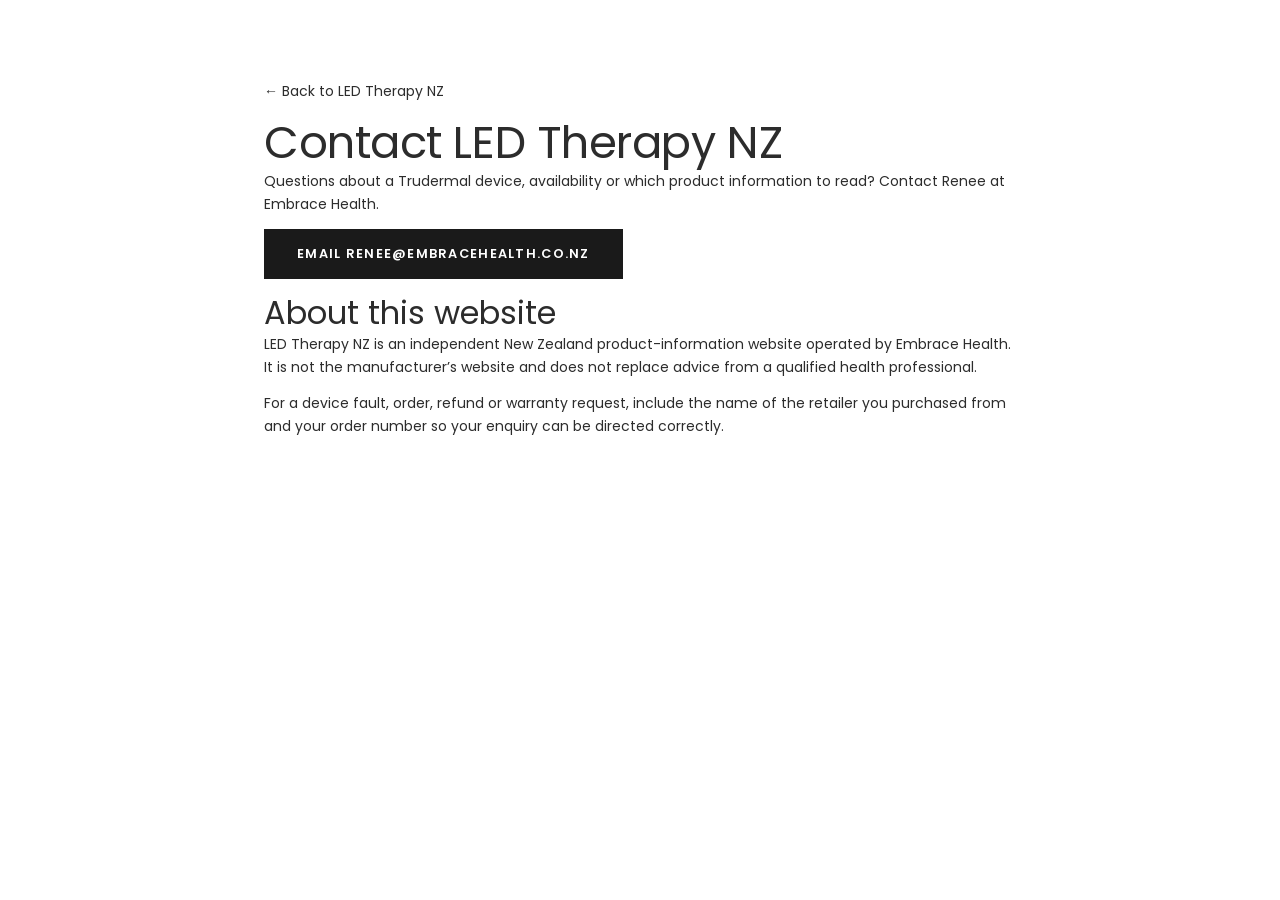
<file: contact.html>
<!doctype html><html lang="en-NZ"><head><meta charset="utf-8"><meta name="viewport" content="width=device-width, initial-scale=1"><title>Contact LED Therapy NZ | Trudermal Product Enquiries</title><meta name="description" content="Contact Renee at Embrace Health with questions about Trudermal devices and availability in New Zealand."><meta name="robots" content="index, follow"><link rel="canonical" href="https://ledtherapy.co.nz/contact.html"><link rel="stylesheet" href="css/styles-v3.css">  <meta property="og:type" content="website">
  <meta property="og:title" content="Contact LED Therapy NZ | Trudermal Product Enquiries">
  <meta property="og:description" content="Contact Renee at Embrace Health with questions about Trudermal devices and availability in New Zealand.">
  <meta property="og:url" content="https://ledtherapy.co.nz/contact.html">
  <meta name="twitter:card" content="summary_large_image">
</head><body><main class="container" style="max-width:800px;padding:80px 24px;min-height:70vh;"><p><a href="index.html">← Back to LED Therapy NZ</a></p><h1>Contact LED Therapy NZ</h1><p>Questions about a Trudermal device, availability or which product information to read? Contact Renee at Embrace Health.</p><p><a class="btn btn--primary" href="mailto:renee@embracehealth.co.nz?subject=LED%20Therapy%20NZ%20enquiry">Email renee@embracehealth.co.nz</a></p><h2>About this website</h2><p>LED Therapy NZ is an independent New Zealand product-information website operated by Embrace Health. It is not the manufacturer’s website and does not replace advice from a qualified health professional.</p><p>For a device fault, order, refund or warranty request, include the name of the retailer you purchased from and your order number so your enquiry can be directed correctly.</p></main></body></html>
</file>
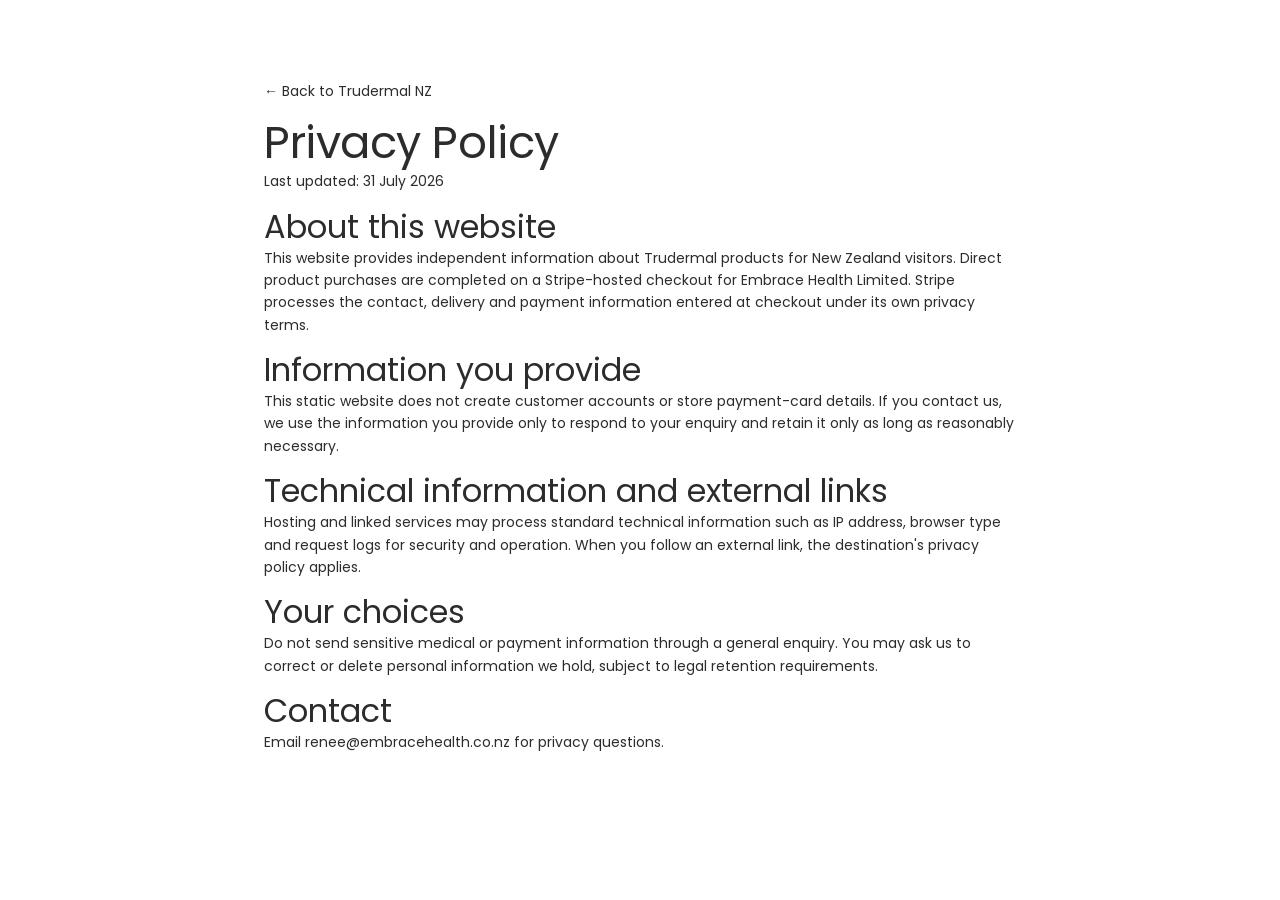
<file: privacy.html>
<!doctype html>
<html lang="en-NZ">
<head>
  <meta charset="utf-8">
  <meta name="viewport" content="width=device-width, initial-scale=1">
  <title>Privacy Policy | Trudermal NZ</title>
  <meta name="description" content="How Trudermal NZ handles information when you browse this independent product-information website or follow links to a retailer.">
  <meta name="robots" content="index, follow">
  <link rel="canonical" href="https://ledtherapy.co.nz/privacy.html">
  <link rel="stylesheet" href="css/styles-v3.css">
  <meta property="og:type" content="website">
  <meta property="og:title" content="Privacy Policy | Trudermal NZ">
  <meta property="og:description" content="How Trudermal NZ handles information when you browse this independent product-information website or follow links to a retailer.">
  <meta property="og:url" content="https://ledtherapy.co.nz/privacy.html">
  <meta name="twitter:card" content="summary_large_image">
</head>
<body>
  <main class="container" style="max-width:800px;padding:80px 24px;">
    <p><a href="index.html">← Back to Trudermal NZ</a></p>
    <h1>Privacy Policy</h1>
    <p>Last updated: 31 July 2026</p>
    <h2>About this website</h2>
    <p>This website provides independent information about Trudermal products for New Zealand visitors. Direct product purchases are completed on a Stripe-hosted checkout for Embrace Health Limited. Stripe processes the contact, delivery and payment information entered at checkout under its own privacy terms.</p>
    <h2>Information you provide</h2>
    <p>This static website does not create customer accounts or store payment-card details. If you contact us, we use the information you provide only to respond to your enquiry and retain it only as long as reasonably necessary.</p>
    <h2>Technical information and external links</h2>
    <p>Hosting and linked services may process standard technical information such as IP address, browser type and request logs for security and operation. When you follow an external link, the destination's privacy policy applies.</p>
    <h2>Your choices</h2>
    <p>Do not send sensitive medical or payment information through a general enquiry. You may ask us to correct or delete personal information we hold, subject to legal retention requirements.</p>
    <h2>Contact</h2>
    <p>Email <a href="mailto:renee@embracehealth.co.nz">renee@embracehealth.co.nz</a> for privacy questions.</p>
  </main>
</body>
</html>
</file>
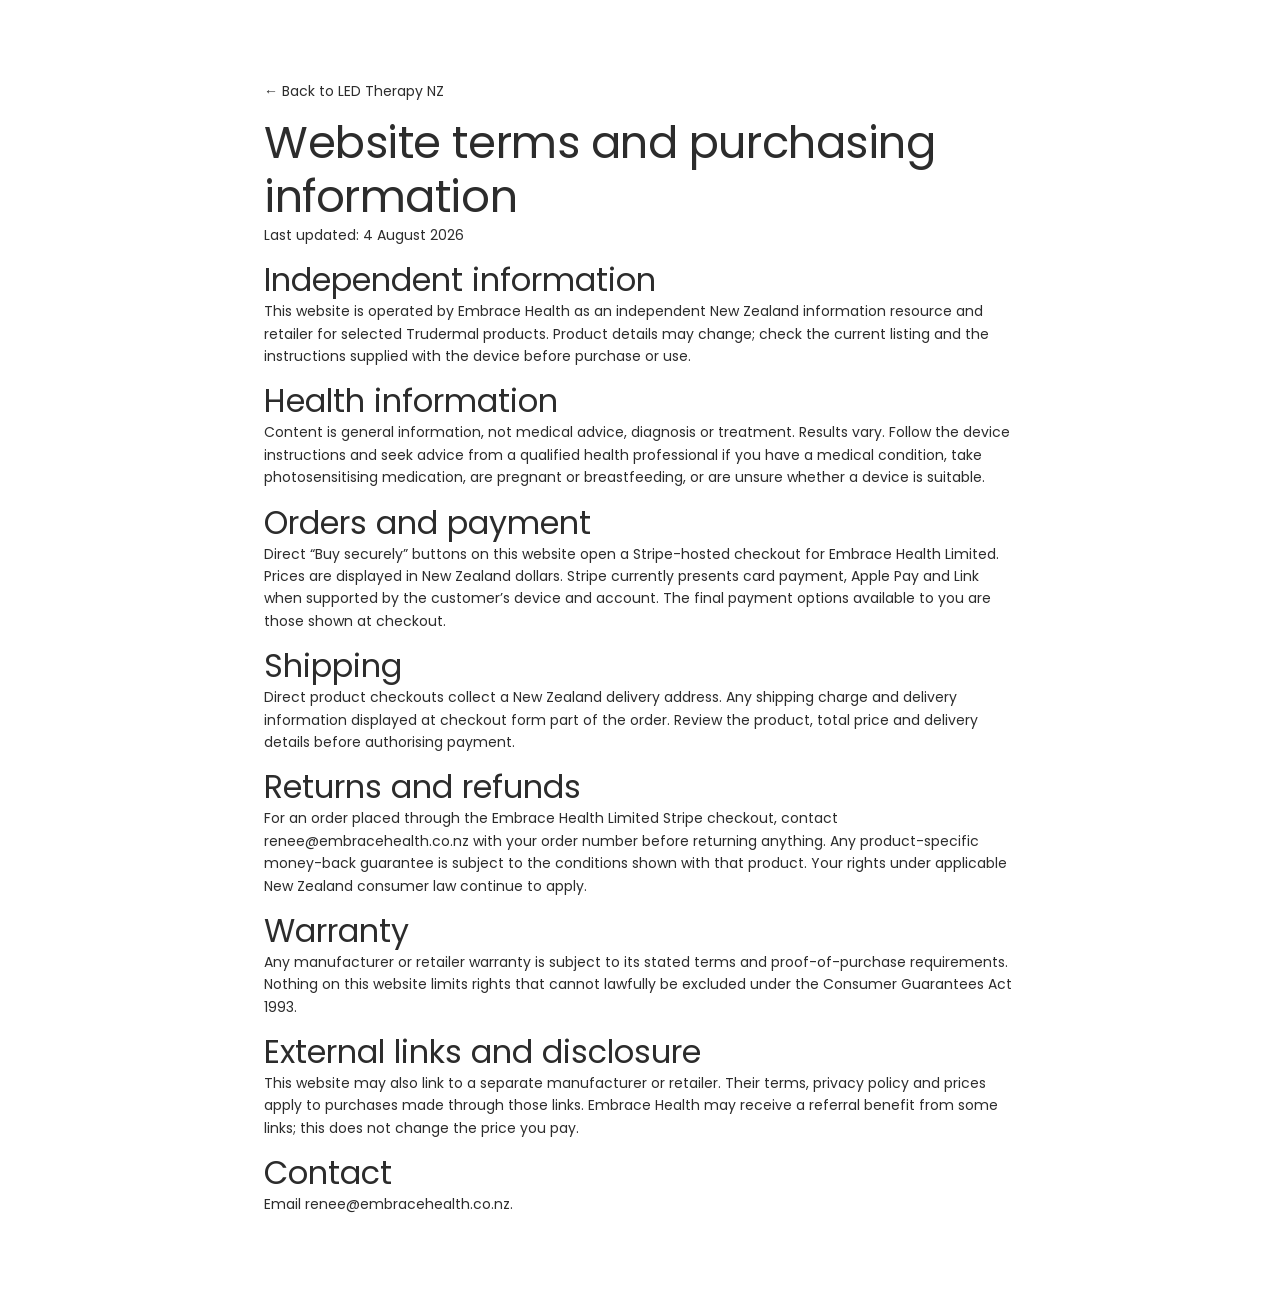
<file: terms.html>
<!doctype html>
<html lang="en-NZ">
<head>
  <meta charset="utf-8">
  <meta name="viewport" content="width=device-width, initial-scale=1">
  <title>Website Terms, Shipping and Returns | LED Therapy NZ</title>
  <meta name="description" content="Website terms and important information about purchases, payment, shipping, returns and warranties for LED Therapy NZ customers.">
  <meta name="robots" content="index, follow">
  <link rel="canonical" href="https://ledtherapy.co.nz/terms.html">
  <link rel="stylesheet" href="css/styles-v3.css">
  <meta property="og:type" content="website">
  <meta property="og:title" content="Website Terms, Shipping and Returns | LED Therapy NZ">
  <meta property="og:description" content="Website terms and important information about purchases, payment, shipping, returns and warranties for LED Therapy NZ customers.">
  <meta property="og:url" content="https://ledtherapy.co.nz/terms.html">
  <meta name="twitter:card" content="summary_large_image">
</head>
<body>
  <main class="container" style="max-width:800px;padding:80px 24px;">
    <p><a href="index.html">← Back to LED Therapy NZ</a></p>
    <h1>Website terms and purchasing information</h1>
    <p>Last updated: 4 August 2026</p>

    <h2>Independent information</h2>
    <p>This website is operated by Embrace Health as an independent New Zealand information resource and retailer for selected Trudermal products. Product details may change; check the current listing and the instructions supplied with the device before purchase or use.</p>

    <h2>Health information</h2>
    <p>Content is general information, not medical advice, diagnosis or treatment. Results vary. Follow the device instructions and seek advice from a qualified health professional if you have a medical condition, take photosensitising medication, are pregnant or breastfeeding, or are unsure whether a device is suitable.</p>

    <h2 id="payment">Orders and payment</h2>
    <p>Direct “Buy securely” buttons on this website open a Stripe-hosted checkout for Embrace Health Limited. Prices are displayed in New Zealand dollars. Stripe currently presents card payment, Apple Pay and Link when supported by the customer’s device and account. The final payment options available to you are those shown at checkout.</p>

    <h2 id="shipping">Shipping</h2>
    <p>Direct product checkouts collect a New Zealand delivery address. Any shipping charge and delivery information displayed at checkout form part of the order. Review the product, total price and delivery details before authorising payment.</p>

    <h2 id="returns">Returns and refunds</h2>
    <p>For an order placed through the Embrace Health Limited Stripe checkout, contact <a href="mailto:renee@embracehealth.co.nz">renee@embracehealth.co.nz</a> with your order number before returning anything. Any product-specific money-back guarantee is subject to the conditions shown with that product. Your rights under applicable New Zealand consumer law continue to apply.</p>

    <h2 id="warranty">Warranty</h2>
    <p>Any manufacturer or retailer warranty is subject to its stated terms and proof-of-purchase requirements. Nothing on this website limits rights that cannot lawfully be excluded under the Consumer Guarantees Act 1993.</p>

    <h2>External links and disclosure</h2>
    <p>This website may also link to a separate manufacturer or retailer. Their terms, privacy policy and prices apply to purchases made through those links. Embrace Health may receive a referral benefit from some links; this does not change the price you pay.</p>

    <h2>Contact</h2>
    <p>Email <a href="mailto:renee@embracehealth.co.nz">renee@embracehealth.co.nz</a>.</p>
  </main>
</body>
</html>
</file>
<file: css/styles-v3.css>
﻿/* ===== TRUDERMAL NZ — MATCHING TRUDERMALCO.COM STYLES ===== */

@import url('https://fonts.googleapis.com/css2?family=Poppins:ital,wght@0,300;0,400;0,500;0,600;0,700;1,300;1,400&display=swap');

*, *::before, *::after { box-sizing: border-box; margin: 0; padding: 0; }

:root {
  --bg:        #faf8f7;
  --bg-alt:    #f5f1ee;
  --bg-dark:   #2c2c2c;
  --text:      #2c2c2c;
  --text-mute: #626262;
  --text-light:#c5c1be;
  --border:    #e8e2dc;
  --white:     #ffffff;
  --black:     #1a1a1a;
  --gold:      #c9a96e;
  --gold-lt:   #e8d5b0;
  --radius:    0px;
  --radius-sm: 4px;
  --max:       1200px;
  --font:      'Poppins', sans-serif;
}

html { scroll-behavior: smooth; }

body {
  font-family: var(--font);
  background: var(--white);
  color: var(--text);
  font-size: 14px;
  line-height: 1.6;
  font-weight: 400;
  -webkit-font-smoothing: antialiased;
}

img { max-width: 100%; display: block; }
a { color: inherit; text-decoration: none; }
ul { list-style: none; }

/* ===== TYPOGRAPHY ===== */
h1 { font-size: clamp(1.8rem, 4vw, 2.8rem); font-weight: 400; line-height: 1.2; letter-spacing: -0.01em; }
h2 { font-size: clamp(1.4rem, 3vw, 2rem); font-weight: 400; line-height: 1.25; }
h3 { font-size: 1.1rem; font-weight: 500; }
h4 { font-size: 0.75rem; font-weight: 600; text-transform: uppercase; letter-spacing: 0.12em; color: var(--gold); }
p { margin-bottom: 1em; }
p:last-child { margin-bottom: 0; }

/* ===== LAYOUT ===== */
.container { max-width: var(--max); margin: 0 auto; padding: 0 24px; }
.section { padding: 80px 0; }
.section--alt { background: var(--bg-alt); }
.section--cream { background: var(--bg); }
.section--dark { background: var(--bg-dark); color: var(--white); }
.section--white { background: var(--white); }

.grid-2 { display: grid; grid-template-columns: 1fr 1fr; gap: 48px; align-items: center; }
.grid-3 { display: grid; grid-template-columns: repeat(3, 1fr); gap: 24px; }
.grid-4 { display: grid; grid-template-columns: repeat(4, 1fr); gap: 20px; }

/* ===== BUTTONS ===== */
.btn {
  display: inline-block;
  padding: 14px 32px;
  font-family: var(--font);
  font-size: 0.8rem;
  font-weight: 600;
  letter-spacing: 0.1em;
  text-transform: uppercase;
  cursor: pointer;
  transition: all 0.2s ease;
  border: 1px solid transparent;
  text-align: center;
}
.btn--primary { background: var(--black); color: var(--white); border-color: var(--black); }
.btn--primary:hover { background: #333; border-color: #333; }
.btn--outline { background: transparent; color: var(--text); border-color: var(--text); }
.btn--outline:hover { background: var(--text); color: var(--white); }
.btn--outline-light { background: transparent; color: var(--white); border-color: var(--white); }
.btn--outline-light:hover { background: var(--white); color: var(--text); }
.btn--lg { padding: 16px 40px; font-size: 0.85rem; }
.btn--full { width: 100%; display: block; }

/* ===== ANNOUNCEMENT BAR ===== */
.announcement {
  background: var(--bg-dark);
  color: var(--white);
  text-align: center;
  padding: 11px 16px;
  font-size: 0.72rem;
  font-weight: 500;
  letter-spacing: 0.08em;
  text-transform: uppercase;
}
.announcement a { color: var(--white); text-decoration: underline; }
.announcement--scroll { overflow: hidden; white-space: nowrap; padding: 0; }
.announcement__track {
  display: inline-flex;
  animation: marquee 28s linear infinite;
  padding: 11px 0;
}
.announcement__track span { padding-right: 0; }
@keyframes marquee {
  0%   { transform: translateX(0); }
  100% { transform: translateX(-50%); }
}

/* ===== NAV ===== */
.nav {
  position: sticky;
  top: 0;
  z-index: 200;
  background: var(--white);
  border-bottom: 1px solid var(--border);
}
.nav__inner {
  display: flex;
  align-items: center;
  justify-content: space-between;
  height: 64px;
  gap: 32px;
}
.nav__logo img { height: 52px; width: auto; margin: -12px 0; }
.nav__links {
  display: flex;
  gap: 28px;
  align-items: center;
  flex: 1;
  justify-content: center;
}
.nav__links a {
  font-size: 0.78rem;
  font-weight: 500;
  letter-spacing: 0.06em;
  text-transform: uppercase;
  color: var(--text);
  transition: color 0.15s;
  white-space: nowrap;
}
.nav__links a:hover { color: #666; }
.nav__links .dropdown { position: relative; }
.nav__links .dropdown:hover .dropdown__menu { display: block; }
.dropdown__menu {
  display: none;
  position: absolute;
  top: calc(100% + 8px);
  left: 50%;
  transform: translateX(-50%);
  background: var(--white);
  border: 1px solid var(--border);
  padding: 12px 0;
  min-width: 240px;
  box-shadow: 0 8px 32px rgba(0,0,0,0.06);
  z-index: 300;
}
.dropdown__menu a {
  display: block;
  padding: 10px 24px;
  font-size: 0.78rem;
  text-transform: none;
  letter-spacing: 0;
  font-weight: 400;
}
.dropdown__menu a:hover { background: var(--bg-alt); }
.nav__actions { display: flex; gap: 8px; align-items: center; }
.nav__icon { display: flex; align-items: center; }
.nav__icon img { height: 20px; width: auto; }
.nav__search { background: none; border: none; cursor: pointer; padding: 8px; display: flex; align-items: center; color: var(--text); }
.nav__search svg { width: 20px; height: 20px; }

/* ===== HERO (VIDEO SECTION) ===== */
.hero {
  position: relative;
  background: var(--bg-alt);
  overflow: hidden;
  min-height: 600px;
  display: flex;
  align-items: center;
}
.hero--video {
  min-height: 70vh;
}
.hero__bg {
  position: absolute;
  inset: 0;
  overflow: hidden;
}
.hero__bg img,
.hero__bg video {
  width: 100%;
  height: 100%;
  object-fit: cover;
  object-position: center;
}
.hero__bg::after {
  content: '';
  position: absolute;
  inset: 0;
  background: rgba(0,0,0,0.25);
}
.hero__content {
  position: relative;
  z-index: 2;
  color: var(--white);
  text-align: center;
  padding: 80px 24px;
  max-width: var(--max);
  margin: 0 auto;
  width: 100%;
}
.hero__content h1 { color: var(--white); font-size: clamp(2rem, 5vw, 3.5rem); font-weight: 300; margin-bottom: 20px; }
.hero__content p { color: rgba(255,255,255,0.9); font-size: 1rem; max-width: 520px; margin: 0 auto 32px; }
.hero__ctas { display: flex; gap: 16px; justify-content: center; flex-wrap: wrap; }
.play-btn {
  position: absolute;
  top: 50%;
  left: 50%;
  transform: translate(-50%, -50%);
  width: 72px;
  height: 72px;
  background: rgba(255,255,255,0.15);
  border: 2px solid rgba(255,255,255,0.7);
  border-radius: 50%;
  display: flex;
  align-items: center;
  justify-content: center;
  cursor: pointer;
  transition: background 0.2s;
  z-index: 3;
  backdrop-filter: blur(4px);
  font-size: 0;
  color: transparent;
}
.play-btn::after {
  content: '';
  width: 0;
  height: 0;
  border-style: solid;
  border-width: 14px 0 14px 24px;
  border-color: transparent transparent transparent rgba(255,255,255,0.9);
  margin-left: 4px;
}
.play-btn:hover { background: rgba(255,255,255,0.25); }

/* ===== TRUST STRIP ===== */
.trust-strip {
  background: var(--white);
  border-bottom: 1px solid var(--border);
  padding: 18px 0;
}
.trust-strip__inner {
  display: flex;
  justify-content: center;
  align-items: center;
  gap: 0;
  flex-wrap: wrap;
}
.trust-item {
  display: flex;
  align-items: center;
  gap: 10px;
  padding: 12px 36px;
  border-right: 1px solid var(--border);
}
.trust-item:last-child { border-right: none; }
.trust-item img { height: 52px; width: auto; }
.trust-item__label {
  font-size: 0.8rem;
  font-weight: 500;
  letter-spacing: 0.06em;
  text-transform: uppercase;
  color: var(--text);
  line-height: 1.3;
}

/* ===== SECTION HEADER ===== */
.section-header { text-align: center; margin-bottom: 48px; }
.section-header h4 { margin-bottom: 14px; }
.section-header h2 { margin-bottom: 16px; }
.section-header p { color: var(--text-mute); max-width: 520px; margin: 0 auto; font-size: 0.9rem; }

/* ===== PRODUCT CARDS ===== */
.product-card {
  background: var(--white);
  transition: transform 0.25s ease;
  display: flex;
  flex-direction: column;
}
.product-card:hover { transform: translateY(-3px); }
.product-card__img {
  aspect-ratio: 4/5;
  overflow: hidden;
  background: var(--bg-alt);
  margin-bottom: 16px;
}
.product-card__img img {
  width: 100%;
  height: 100%;
  object-fit: cover;
  transition: transform 0.4s ease;
}
.product-card:hover .product-card__img img { transform: scale(1.03); }
.product-card__body { padding: 12px 0 24px; flex: 1; display: flex; flex-direction: column; }
.product-card__body .btn { margin-top: auto; }
.product-card__name { font-size: 0.9rem; font-weight: 500; margin-bottom: 6px; line-height: 1.4; }
.product-card__desc { font-size: 0.8rem; color: var(--text-mute); margin-bottom: 12px; line-height: 1.5; }
.product-card__price { font-size: 0.9rem; font-weight: 500; margin-bottom: 12px; }
.product-card__price s { color: var(--text-mute); font-weight: 400; }
.product-card__badge {
  display: inline-block;
  background: var(--text);
  color: var(--white);
  font-size: 0.65rem;
  font-weight: 600;
  letter-spacing: 0.08em;
  text-transform: uppercase;
  padding: 3px 10px;
}

/* ===== TESTIMONIALS ===== */
.testimonial-card {
  background: var(--bg-alt);
  padding: 32px;
}
.testimonial-card__stars { color: var(--text); font-size: 0.85rem; letter-spacing: 2px; margin-bottom: 16px; }
.testimonial-card__body { font-size: 0.9rem; line-height: 1.7; margin-bottom: 20px; font-style: italic; }
.testimonial-card__author { font-size: 0.75rem; font-weight: 600; letter-spacing: 0.08em; text-transform: uppercase; color: var(--text-mute); }

/* ===== FEATURES LIST ===== */
.features-list { }
.features-list li {
  display: flex;
  gap: 14px;
  align-items: flex-start;
  padding: 11px 0;
  border-bottom: 1px solid var(--border);
  font-size: 0.875rem;
}
.features-list li:last-child { border-bottom: none; }
.features-list__icon { color: var(--text); font-style: normal; flex-shrink: 0; margin-top: 1px; font-size: 0.8rem; }

/* ===== SPECS TABLE ===== */
.specs-table { width: 100%; border-collapse: collapse; }
.specs-table tr:first-child td { border-top: 1px solid var(--border); }
.specs-table td { padding: 13px 0; border-bottom: 1px solid var(--border); font-size: 0.875rem; }
.specs-table td:first-child { font-weight: 500; width: 42%; color: var(--text-mute); }

/* ===== FAQ ===== */
.faq-item { border-bottom: 1px solid var(--border); }
.faq-item summary {
  padding: 20px 0;
  font-weight: 500;
  font-size: 0.9rem;
  cursor: pointer;
  list-style: none;
  display: flex;
  justify-content: space-between;
  align-items: center;
  gap: 16px;
}
.faq-item summary::-webkit-details-marker { display: none; }
.faq-item summary::after { content: '+'; font-size: 1.4rem; font-weight: 300; flex-shrink: 0; }
.faq-item[open] summary::after { content: '−'; }
.faq-item__body { padding-bottom: 20px; color: var(--text-mute); font-size: 0.875rem; line-height: 1.75; }

/* ===== PRODUCT HERO ===== */
.product-hero { padding: 48px 0 0; background: var(--white); }
.product-hero__grid { display: grid; grid-template-columns: 1fr 1fr; gap: 64px; align-items: start; }
.product-hero__gallery { position: sticky; top: 80px; }
.product-hero__main-img {
  position: relative;
  aspect-ratio: 1;
  overflow: hidden;
  background: var(--bg-alt);
  margin-bottom: 12px;
}
.product-hero__main-img img { width: 100%; height: 100%; object-fit: cover; }
.product-hero__thumbs { display: grid; grid-template-columns: repeat(5, 1fr); gap: 8px; }
.product-hero__thumb {
  aspect-ratio: 1;
  overflow: hidden;
  background: var(--bg-alt);
  cursor: pointer;
  border: 2px solid transparent;
  transition: border-color 0.15s;
}
.product-hero__thumb.active { border-color: var(--text); }

/* Gallery arrows */
.gallery-arrow {
  position: absolute;
  top: 50%;
  transform: translateY(-50%);
  width: 40px; height: 40px;
  border: none;
  background: rgba(255,255,255,0.85);
  color: var(--text);
  cursor: pointer;
  display: flex;
  align-items: center;
  justify-content: center;
  font-size: 1.2rem;
  z-index: 2;
  transition: background 0.15s;
  box-shadow: 0 2px 8px rgba(0,0,0,0.12);
}
.gallery-arrow:hover { background: #fff; }
.gallery-arrow--prev { left: 12px; }
.gallery-arrow--next { right: 12px; }

/* Lightbox */
.lightbox {
  display: none;
  position: fixed;
  inset: 0;
  background: rgba(0,0,0,0.88);
  z-index: 2000;
  cursor: zoom-out;
  align-items: center;
  justify-content: center;
  padding: 40px;
}
.lightbox.is-open { display: flex; }
.lightbox img { max-width: 92vw; max-height: 92vh; object-fit: contain; }
.product-hero__thumb img { width: 100%; height: 100%; object-fit: cover; cursor: pointer; }

.product-hero__info { padding-top: 8px; }
.product-hero__eyebrow { font-size: 0.7rem; font-weight: 600; letter-spacing: 0.12em; text-transform: uppercase; color: var(--text-mute); margin-bottom: 12px; }
.product-hero__title { font-size: clamp(1.5rem, 3vw, 2.2rem); font-weight: 400; margin-bottom: 16px; line-height: 1.2; }
.product-hero__price { font-size: 1.4rem; font-weight: 500; margin-bottom: 6px; }
.product-hero__tagline { color: var(--text-mute); font-size: 0.875rem; margin-bottom: 24px; }
.product-hero__badges { display: flex; gap: 8px; flex-wrap: wrap; margin-bottom: 24px; }
.badge {
  font-size: 0.65rem;
  font-weight: 600;
  letter-spacing: 0.06em;
  text-transform: uppercase;
  padding: 5px 12px;
  border: 1px solid var(--border);
  color: var(--text-mute);
  background: var(--white);
}
.badge--dark { background: var(--text); color: var(--white); border-color: var(--text); }
.product-hero__guarantees {
  display: flex;
  gap: 20px;
  flex-wrap: wrap;
  padding: 16px 0;
  border-top: 1px solid var(--border);
  border-bottom: 1px solid var(--border);
  margin-bottom: 24px;
}
.guarantee-item { display: flex; align-items: center; gap: 8px; font-size: 0.75rem; font-weight: 500; letter-spacing: 0.04em; text-transform: uppercase; color: var(--text-mute); }
.product-hero__cta { display: flex; gap: 12px; flex-wrap: wrap; margin-bottom: 28px; }

/* ===== MODE CARDS ===== */
.mode-card {
  background: var(--bg-alt);
  padding: 28px;
}
.mode-card__num { font-size: 0.65rem; font-weight: 600; color: var(--text-mute); letter-spacing: 0.12em; text-transform: uppercase; margin-bottom: 10px; }
.mode-card h3 { margin-bottom: 10px; font-size: 1rem; }
.mode-card p { font-size: 0.83rem; color: var(--text-mute); margin-bottom: 14px; }
.mode-card__wavelengths { display: flex; gap: 6px; flex-wrap: wrap; }
.mode-card__tag {
  font-size: 0.65rem;
  font-weight: 600;
  padding: 4px 10px;
  background: var(--white);
  color: var(--text-mute);
  letter-spacing: 0.05em;
  text-transform: uppercase;
}

/* ===== BREADCRUMB ===== */
.breadcrumb { padding: 16px 0; font-size: 0.78rem; color: var(--text-mute); }
.breadcrumb a { color: var(--text-mute); }
.breadcrumb a:hover { color: var(--text); }
.breadcrumb span { margin: 0 6px; }

/* ===== BEFORE/AFTER STRIP ===== */
.ba-grid {
  display: grid;
  grid-template-columns: repeat(4, 1fr);
  gap: 16px;
  max-width: 1200px;
  margin: 0 auto;
}
.ba-item {
  aspect-ratio: 3/4;
  overflow: hidden;
  background: var(--bg-alt);
  border-radius: 8px;
}
.ba-item img { width: 100%; height: 100%; object-fit: cover; }

/* ===== NEWSLETTER ===== */
.newsletter { text-align: center; }
.newsletter__form { display: flex; gap: 0; justify-content: center; margin-top: 28px; max-width: 480px; margin-left: auto; margin-right: auto; }
.newsletter__input {
  padding: 14px 20px;
  border: 1px solid var(--text);
  border-right: none;
  font-size: 0.85rem;
  font-family: var(--font);
  flex: 1;
  background: var(--white);
  outline: none;
}
.newsletter__input::placeholder { color: var(--text-mute); }
.newsletter__form .btn { padding: 14px 28px; }

/* ===== FOOTER ===== */
.footer {
  background: var(--bg-alt);
  padding: 64px 0 0;
  border-top: 1px solid var(--border);
}
.footer__grid {
  display: grid;
  grid-template-columns: 2fr 1fr 1fr 1fr;
  gap: 48px;
  padding-bottom: 48px;
}
.footer__logo { margin-bottom: 16px; }
.footer__logo img { height: 28px; width: auto; }
.footer__tagline { font-size: 0.8rem; color: var(--text-mute); line-height: 1.65; max-width: 260px; }
.footer__col h5 { font-size: 0.7rem; text-transform: uppercase; letter-spacing: 0.12em; font-weight: 600; color: var(--text); margin-bottom: 18px; }
.footer__col ul li { margin-bottom: 10px; }
.footer__col ul li a { font-size: 0.8rem; color: var(--text-mute); transition: color 0.15s; }
.footer__col ul li a:hover { color: var(--text); }
.footer__bottom {
  border-top: 1px solid var(--border);
  padding: 20px 0;
  display: flex;
  justify-content: space-between;
  align-items: center;
  flex-wrap: wrap;
  gap: 16px;
}
.footer__copy { font-size: 0.75rem; color: var(--text-mute); }
.footer__social { display: flex; gap: 20px; }
.footer__social a { font-size: 0.75rem; color: var(--text-mute); letter-spacing: 0.05em; transition: color 0.15s; }
.footer__social a:hover { color: var(--text); }
.footer__logo-img { height: 40px; width: auto; margin-bottom: 16px; }

/* ===== HOMEPAGE SECTIONS ===== */
.category-grid { display: grid; grid-template-columns: repeat(3, 1fr); gap: 16px; }
.category-card { position: relative; overflow: hidden; aspect-ratio: 2/3; cursor: pointer; }
.category-card img { width: 100%; height: 100%; object-fit: cover; transition: transform 0.5s ease; }
.category-card:hover img { transform: scale(1.04); }
.category-card__overlay {
  position: absolute;
  bottom: 0;
  left: 0;
  right: 0;
  padding: 32px 24px;
  background: linear-gradient(to top, rgba(0,0,0,0.55) 0%, transparent 100%);
  color: var(--white);
}
.category-card__label { font-size: 0.7rem; font-weight: 600; letter-spacing: 0.12em; text-transform: uppercase; margin-bottom: 6px; opacity: 0.8; }
.category-card__title { font-size: 1.2rem; font-weight: 400; margin-bottom: 12px; }
.category-card__link {
  font-size: 0.72rem;
  font-weight: 600;
  letter-spacing: 0.1em;
  text-transform: uppercase;
  color: var(--white);
  border-bottom: 1px solid rgba(255,255,255,0.5);
  padding-bottom: 2px;
}

/* ===== ICON FEATURES ===== */
.icon-feature { text-align: center; padding: 20px 12px; }
.icon-feature img { height: 56px; width: auto; margin: 0 auto 16px; }
.icon-feature h3 { font-size: 0.85rem; font-weight: 600; margin-bottom: 8px; }
.icon-feature p { font-size: 0.8rem; color: var(--text-mute); line-height: 1.55; }

/* ===== MEDIA QUOTE STRIP ===== */
.media-strip { overflow: hidden; padding: 40px 0; background: var(--bg-alt); border-top: 1px solid var(--border); border-bottom: 1px solid var(--border); }
.media-strip__inner { display: flex; gap: 0; }
.media-quote { padding: 24px 40px; border-right: 1px solid var(--border); flex: 1; }
.media-quote:last-child { border-right: none; }
.media-quote__text { font-size: 0.83rem; line-height: 1.65; font-style: italic; color: var(--text-mute); margin-bottom: 10px; }
.media-quote__source { font-size: 0.7rem; font-weight: 600; letter-spacing: 0.08em; text-transform: uppercase; }

/* ===== STEP LIST ===== */
.step-item {
  display: flex;
  gap: 24px;
  align-items: flex-start;
  padding: 24px 0;
  border-bottom: 1px solid var(--border);
}
.step-item:last-child { border-bottom: none; }
.step-item__num { font-size: 1.8rem; font-weight: 300; color: var(--text-light); line-height: 1; flex-shrink: 0; width: 40px; }
.step-item__title { font-size: 0.9rem; font-weight: 600; margin-bottom: 6px; }
.step-item__desc { font-size: 0.85rem; color: var(--text-mute); line-height: 1.6; }

/* ===== RESPONSIVE ===== */
@media (max-width: 960px) {
  .grid-2, .grid-3, .grid-4, .product-hero__grid { grid-template-columns: 1fr; }
  .footer__grid { grid-template-columns: 1fr 1fr; }
  .nav__links { display: none; }
  .hero--video { min-height: 50vh; }
  .section { padding: 56px 0; }
  .ba-grid { grid-template-columns: repeat(2, 1fr); }
  .category-grid { grid-template-columns: 1fr; gap: 8px; }
  .category-card { aspect-ratio: 4/3; }
  .trust-strip__inner { gap: 0; }
  .trust-item { padding: 6px 16px; }
  .media-strip__inner { flex-direction: column; }
  .media-quote { border-right: none; border-bottom: 1px solid var(--border); }
}

@media (max-width: 600px) {
  .footer__grid { grid-template-columns: 1fr; }
  .grid-3 { grid-template-columns: 1fr; }
  .ba-grid { grid-template-columns: 1fr 1fr; }
  .newsletter__form { flex-direction: column; }
  .newsletter__input { border-right: 1px solid var(--text); border-bottom: none; }
  .hero__content h1 { font-size: 1.8rem; }
}

/* ===== CART ===== */
.cart-icon-btn {
  position: relative;
  background: none;
  border: none;
  cursor: pointer;
  padding: 8px;
  display: flex;
  align-items: center;
  color: var(--text);
}
.cart-icon-btn svg { width: 22px; height: 22px; }
.cart-icon-img { width: 22px; height: 22px; object-fit: contain; display: block; }
.cart-badge {
  position: absolute;
  top: 0; right: 0;
  background: var(--black);
  color: var(--white);
  font-size: 10px;
  font-weight: 700;
  width: 18px; height: 18px;
  border-radius: 50%;
  display: none;
  align-items: center;
  justify-content: center;
  font-family: var(--font);
}

#cart-overlay {
  display: none;
  position: fixed;
  inset: 0;
  background: rgba(0,0,0,0.4);
  z-index: 999;
}
#cart-overlay.open { display: block; }

#cart-drawer {
  position: fixed;
  top: 0; right: -480px;
  width: 100%; max-width: 460px;
  height: 100%;
  background: var(--white);
  z-index: 1000;
  display: flex;
  flex-direction: column;
  transition: right 0.3s ease;
  box-shadow: -4px 0 24px rgba(0,0,0,0.12);
}
#cart-drawer.open { right: 0; }

.cart-drawer__header {
  display: flex;
  align-items: center;
  justify-content: space-between;
  padding: 20px 24px;
  border-bottom: 1px solid var(--border);
}
.cart-drawer__header h3 { font-size: 1rem; font-weight: 600; letter-spacing: 0.05em; text-transform: uppercase; }
.cart-drawer__close {
  background: none;
  border: none;
  cursor: pointer;
  font-size: 1.2rem;
  color: var(--text-mute);
  padding: 4px 8px;
  line-height: 1;
}
.cart-drawer__close:hover { color: var(--text); }

.cart-drawer__items {
  flex: 1;
  overflow-y: auto;
  padding: 16px 24px;
}

.cart-empty {
  display: flex;
  flex-direction: column;
  align-items: center;
  justify-content: center;
  height: 100%;
  text-align: center;
  color: var(--text-mute);
}
.cart-empty__icon { font-size: 3rem; margin-bottom: 12px; }

.cart-item {
  display: flex;
  gap: 16px;
  padding: 16px 0;
  border-bottom: 1px solid var(--border);
}
.cart-item__img {
  width: 80px;
  height: 64px;
  flex-shrink: 0;
  background: var(--bg-alt);
  overflow: hidden;
}
.cart-item__img img { width: 100%; height: 100%; object-fit: cover; }
.cart-item__info { flex: 1; }
.cart-item__name { font-size: 0.85rem; font-weight: 500; margin-bottom: 4px; line-height: 1.3; }
.cart-item__price { font-size: 0.85rem; color: var(--text-mute); margin-bottom: 10px; }
.cart-item__controls { display: flex; align-items: center; gap: 8px; }
.cart-qty__btn {
  width: 28px; height: 28px;
  border: 1px solid var(--border);
  background: none;
  cursor: pointer;
  font-size: 1rem;
  display: flex;
  align-items: center;
  justify-content: center;
  color: var(--text);
}
.cart-qty__btn:hover { border-color: var(--text); }
.cart-qty__num { font-size: 0.85rem; font-weight: 500; min-width: 20px; text-align: center; }
.cart-item__remove {
  background: none;
  border: none;
  cursor: pointer;
  font-size: 0.75rem;
  color: var(--text-mute);
  text-decoration: underline;
  margin-left: 4px;
  font-family: var(--font);
}
.cart-item__remove:hover { color: var(--text); }

.cart-drawer__footer {
  padding: 20px 24px;
  border-top: 1px solid var(--border);
  background: var(--bg-alt);
}
.cart-drawer__total {
  display: flex;
  justify-content: space-between;
  font-weight: 600;
  font-size: 0.95rem;
  margin-bottom: 8px;
}
.cart-drawer__note {
  font-size: 0.75rem;
  color: var(--text-mute);
  margin-bottom: 16px;
  text-align: center;
}

@media (max-width: 480px) {
  #cart-drawer { max-width: 100%; }
}

/* ===== SEE IT IN ACTION (video) ===== */
.video-feature { position: relative; }
.video-feature__poster {
  position: relative;
  aspect-ratio: 16 / 9;
  max-width: 960px;
  margin: 0 auto;
  overflow: hidden;
  cursor: pointer;
  background: var(--bg-alt);
}
.video-feature__poster img { width: 100%; height: 100%; object-fit: cover; }
.video-feature__play {
  position: absolute;
  inset: 0;
  display: flex;
  align-items: center;
  justify-content: center;
  background: rgba(0,0,0,0.18);
  transition: background 0.2s;
}
.video-feature__poster:hover .video-feature__play { background: rgba(0,0,0,0.32); }
.video-feature__play span {
  width: 76px; height: 76px;
  border-radius: 50%;
  background: rgba(255,255,255,0.92);
  display: flex;
  align-items: center;
  justify-content: center;
}
.video-feature__play span::after {
  content: '';
  display: block;
  width: 0; height: 0;
  border-left: 22px solid var(--text);
  border-top: 13px solid transparent;
  border-bottom: 13px solid transparent;
  margin-left: 6px;
}

.video-modal {
  display: none;
  position: fixed;
  inset: 0;
  background: rgba(0,0,0,0.9);
  z-index: 2000;
  align-items: center;
  justify-content: center;
  padding: 24px;
}
.video-modal.is-open { display: flex; }
.video-modal video { width: 100%; max-width: 960px; max-height: 86vh; background: #000; }
.video-modal__close {
  position: absolute;
  top: 20px; right: 28px;
  background: none;
  border: none;
  color: #fff;
  font-size: 2rem;
  cursor: pointer;
  line-height: 1;
}

/* Stat callouts */
.stat-grid { display: grid; grid-template-columns: repeat(3, 1fr); gap: 24px; text-align: center; }
.stat-grid__num { font-size: clamp(2rem, 5vw, 3rem); font-weight: 300; color: var(--gold, var(--text)); line-height: 1; margin-bottom: 8px; }
.stat-grid__label { font-size: 0.85rem; color: var(--text-mute); line-height: 1.5; }
@media (max-width: 600px) { .stat-grid { grid-template-columns: 1fr; } }

/* Pricing options (quantity / bundle selector) */
.price-options { display: grid; gap: 10px; margin: 20px 0 4px; }
.price-option { display: flex; align-items: center; gap: 12px; padding: 14px 16px; border: 1px solid var(--border); cursor: pointer; transition: border-color .15s, background .15s; }
.price-option:hover { border-color: var(--text); }
.price-option.is-active { border-color: var(--text); background: var(--bg-alt); }
.price-option input { accent-color: var(--text); width: 16px; height: 16px; }
.price-option__name { font-weight: 600; }
.price-option__price { margin-left: auto; font-weight: 600; }
.price-option__save { font-size: .7rem; color: var(--gold); font-weight: 700; text-transform: uppercase; letter-spacing: .05em; }
.price-note { font-size: .72rem; color: var(--text-mute); margin-bottom: 18px; }

/* Two-up image + text feature */
.feature-split { display: grid; grid-template-columns: 1fr 1fr; gap: 48px; align-items: center; }
.feature-split img { width: 100%; height: 100%; max-height: 460px; object-fit: cover; }
@media (max-width: 860px) { .feature-split { grid-template-columns: 1fr; gap: 24px; } }
</file>
